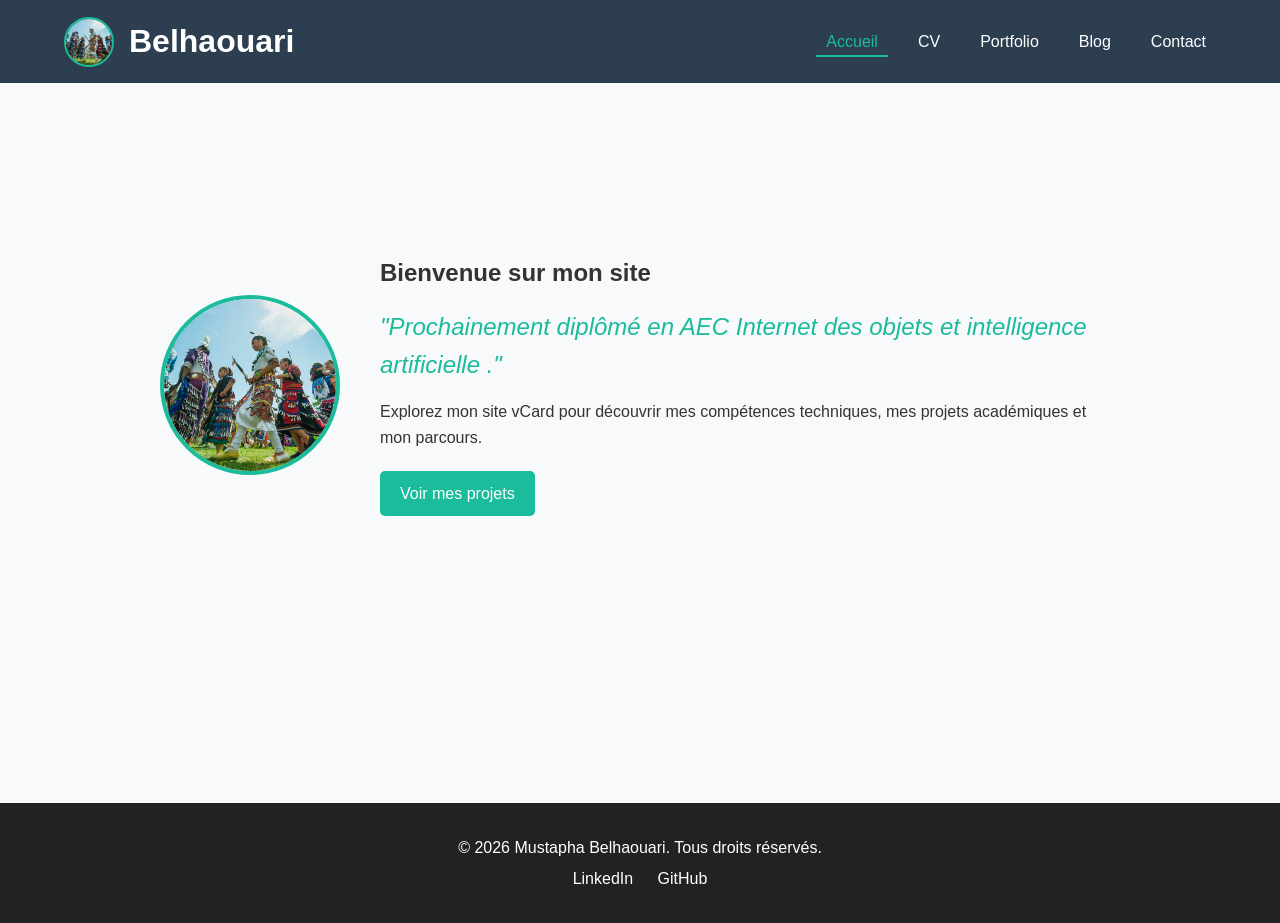
<file: docs/index.html>
<!DOCTYPE html>
<html lang="fr">
<head>
    <meta charset="UTF-8">
    <meta name="viewport" content="width=device-width, initial-scale=1.0">
    <meta name="description" content="Bienvenue sur le  vCard de Mustapha. Futur diplômé en AEC Internet des objets (IoT) et Intelligence Artificielle, découvrez mon profil et mes compétences.">

    <title>Mon Portfolio vCard | Accueil</title>
 
  <link rel="stylesheet" href="css/structure.css">
  <link rel="stylesheet" href="css/index.css">
    <link rel="icon" type="image/jpeg" href="image/autochtones_quebec.jpg">

    

 
</head>
<body>

    <header></header>

      <main>
        <section id="hero">
            <!-- La photo ajoutée à gauche -->
            <img src="image/autochtones_quebec.jpg" alt="Photo de profil" class="hero-avatar">
            
            <!-- Le bloc de texte à droite -->
            <div class="hero-content">
                <h2>Bienvenue sur mon site</h2>
                <p class="slogan">"Prochainement diplômé en AEC Internet des objets et intelligence artificielle ."</p>
                <p> Explorez mon site vCard pour découvrir mes compétences techniques, mes projets académiques et mon parcours.</p>
                <a href="portfolio.html" class="btn">Voir mes projets</a>
            </div>
        </section>
    </main>


    <footer></footer>



    <script src="structure.js"></script>
</body>
</html>
</file>
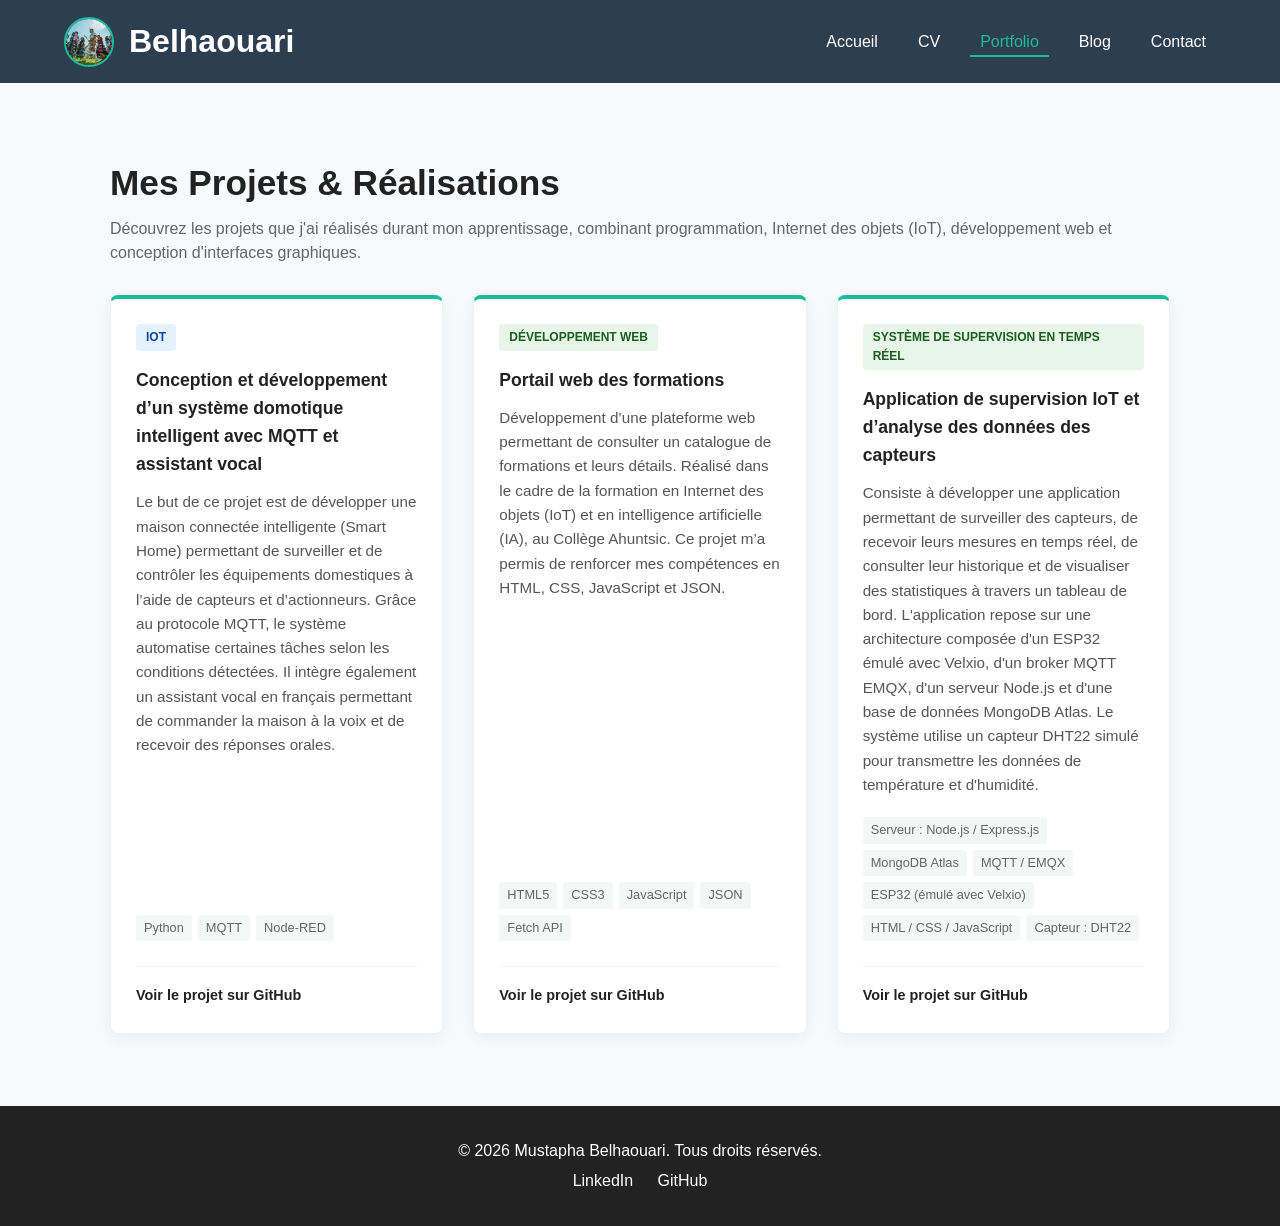
<file: docs/portfolio.html>
<!DOCTYPE html>
<html lang="fr">

    <head>
        <meta charset="UTF-8">
        <meta name="viewport" content="width=device-width, initial-scale=1.0">

        <title>Mustapha Belhaouari | Portfolio</title>

        <link rel="stylesheet" href="css/structure.css">
        <link rel="stylesheet" href="css/Portfolio.css">

        <link rel="icon" type="image/jpeg"
            href="image/autochtones_quebec.jpg">
    </head>

    <body>

        <!-- En-tête -->
        <header>
        </header>

        <main>

            <section class="portfolio-container">

                <h2 class="portfolio-main-title">
                    Mes Projets & Réalisations
                </h2>

                <p class="portfolio-subtitle">
                    Découvrez les projets que j'ai réalisés durant mon
                    apprentissage, combinant programmation, Internet des
                    objets (IoT), développement web
                    et conception d'interfaces graphiques.
                </p>

                <!-- Grille des projets -->
                <div class="portfolio-grid">

                    <!-- PROJET 4 : DOMOTIQUE INTELLIGENTE -->
                    <div class="portfolio-card" data-category="iot">

                        <div class="portfolio-card-body">

                            <div class="project-tags">
                                <span class="tag-iot">
                                    IoT
                                </span>
                            </div>

                            <h3>
                                Conception et développement d’un système
                                domotique intelligent avec MQTT et assistant
                                vocal
                            </h3>

                            <p class="project-description">
                                Le but de ce projet est de développer une maison
                                connectée intelligente (Smart Home) permettant
                                de surveiller et de contrôler les équipements
                                domestiques à l’aide de capteurs et
                                d’actionneurs. Grâce au protocole MQTT, le
                                système automatise certaines tâches selon les
                                conditions détectées. Il intègre également un
                                assistant vocal en français permettant de
                                commander la maison à la voix et de recevoir des
                                réponses orales.
                            </p>

                            <div class="project-tech-stack">
                                <span>Python</span>
                                <span>MQTT</span>
                                <span>Node-RED</span>
                            </div>

                            <div class="project-links">
                                <a
                                    href="https://github.com/mustapha-stack/Assistance-vocale.git"
                                    class="btn-project-link">
                                    Voir le projet sur GitHub
                                </a>
                            </div>

                        </div>
                    </div>

                    <!-- PROJET 5 : PLATEFORME DE FORMATION EN LIGNE -->
                    <div class="portfolio-card" data-category="web">

                        <div class="portfolio-card-body">

                            <div class="project-tags">
                                <span class="tag-network">
                                    DÉVELOPPEMENT WEB
                                </span>
                            </div>

                            <h3>
                                Portail web des formations
                            </h3>

                            <p class="project-description">
                                Développement d’une plateforme web permettant de
                                consulter un catalogue de formations et
                                leurs détails. Réalisé dans le cadre de la
                                formation en Internet des objets (IoT) et
                                en intelligence artificielle (IA), au Collège
                                Ahuntsic.
                                Ce projet m’a permis de renforcer mes
                                compétences en HTML, CSS, JavaScript et JSON.
                            </p>

                            <div class="project-tech-stack">
                                <span>HTML5</span>
                                <span>CSS3</span>
                                <span>JavaScript</span>
                                <span>JSON</span>
                                <span>Fetch API</span>
                            </div>

                            <div class="project-links">
                                <a
                                    href="https://github.com/mustapha-stack/formation-en-ligne.git"
                                    target="_blank"
                                    rel="noopener noreferrer"
                                    class="btn-project-link">
                                    Voir le projet sur GitHub
                                </a>
                            </div>

                        </div>
                    </div>

                    <div class="portfolio-card" data-category="web">

                        <div class="portfolio-card-body">

                            <div class="project-tags">
                                <span class="tag-network">
                                    Système de supervision en temps réel
                                </span>
                            </div>

                            <h3>
                                Application de supervision IoT et d’analyse des
                                données des capteurs
                            </h3>

                            <p class="project-description">
                                Consiste à développer une application permettant
                                de surveiller des capteurs, de recevoir leurs
                                mesures en temps réel, de consulter leur
                                historique et de visualiser des statistiques à
                                travers un tableau de bord.

                                L'application repose sur une architecture
                                composée d'un ESP32 émulé avec Velxio, d'un
                                broker MQTT EMQX, d'un serveur Node.js et d'une
                                base de données MongoDB Atlas.

                                Le système utilise un capteur DHT22 simulé pour
                                transmettre les données de température et
                                d'humidité.
                            </p>

                            <div class="project-tech-stack">
                                <span>Serveur : Node.js / Express.js</span>
                                <span>MongoDB Atlas</span>
                                <span>MQTT / EMQX</span>
                                <span>ESP32 (émulé avec Velxio)</span>
                                <span>HTML / CSS / JavaScript</span>
                                <span>Capteur : DHT22</span>
                            </div>

                            <div class="project-links">
                                <a
                                    href="https://github.com/mustapha-stack/systeme-supervision.git"
                                    target="_blank"
                                    rel="noopener noreferrer"
                                    class="btn-project-link">
                                    Voir le projet sur GitHub
                                </a>
                            </div>

                        </div>
                    </div>

                </div>

            </section>

        </main>

        <!-- Pied de page -->
        <footer>
        </footer>

        <!-- Structure du site -->
        <script src="structure.js"></script>

        <!-- Filtrage des projets -->
        <script>

        const filterButtons =
            document.querySelectorAll(".filter-btn");

        const projectCards =
            document.querySelectorAll(".portfolio-card");


        filterButtons.forEach(button => {

            button.addEventListener("click", () => {

                const selectedFilter = button.dataset.filter;


                // Gestion du bouton actif
                filterButtons.forEach(btn => {
                    btn.classList.remove("active-filter");
                });

                button.classList.add("active-filter");


                // Filtrage des projets
                projectCards.forEach(card => {

                    const projectCategory = card.dataset.category;

                    if (
                        selectedFilter === "all" ||
                        selectedFilter === projectCategory
                    ) {

                        card.style.display = "";

                    } else {

                        card.style.display = "none";

                    }

                });

            });

        });

    </script>

    </body>
</html>
</file>
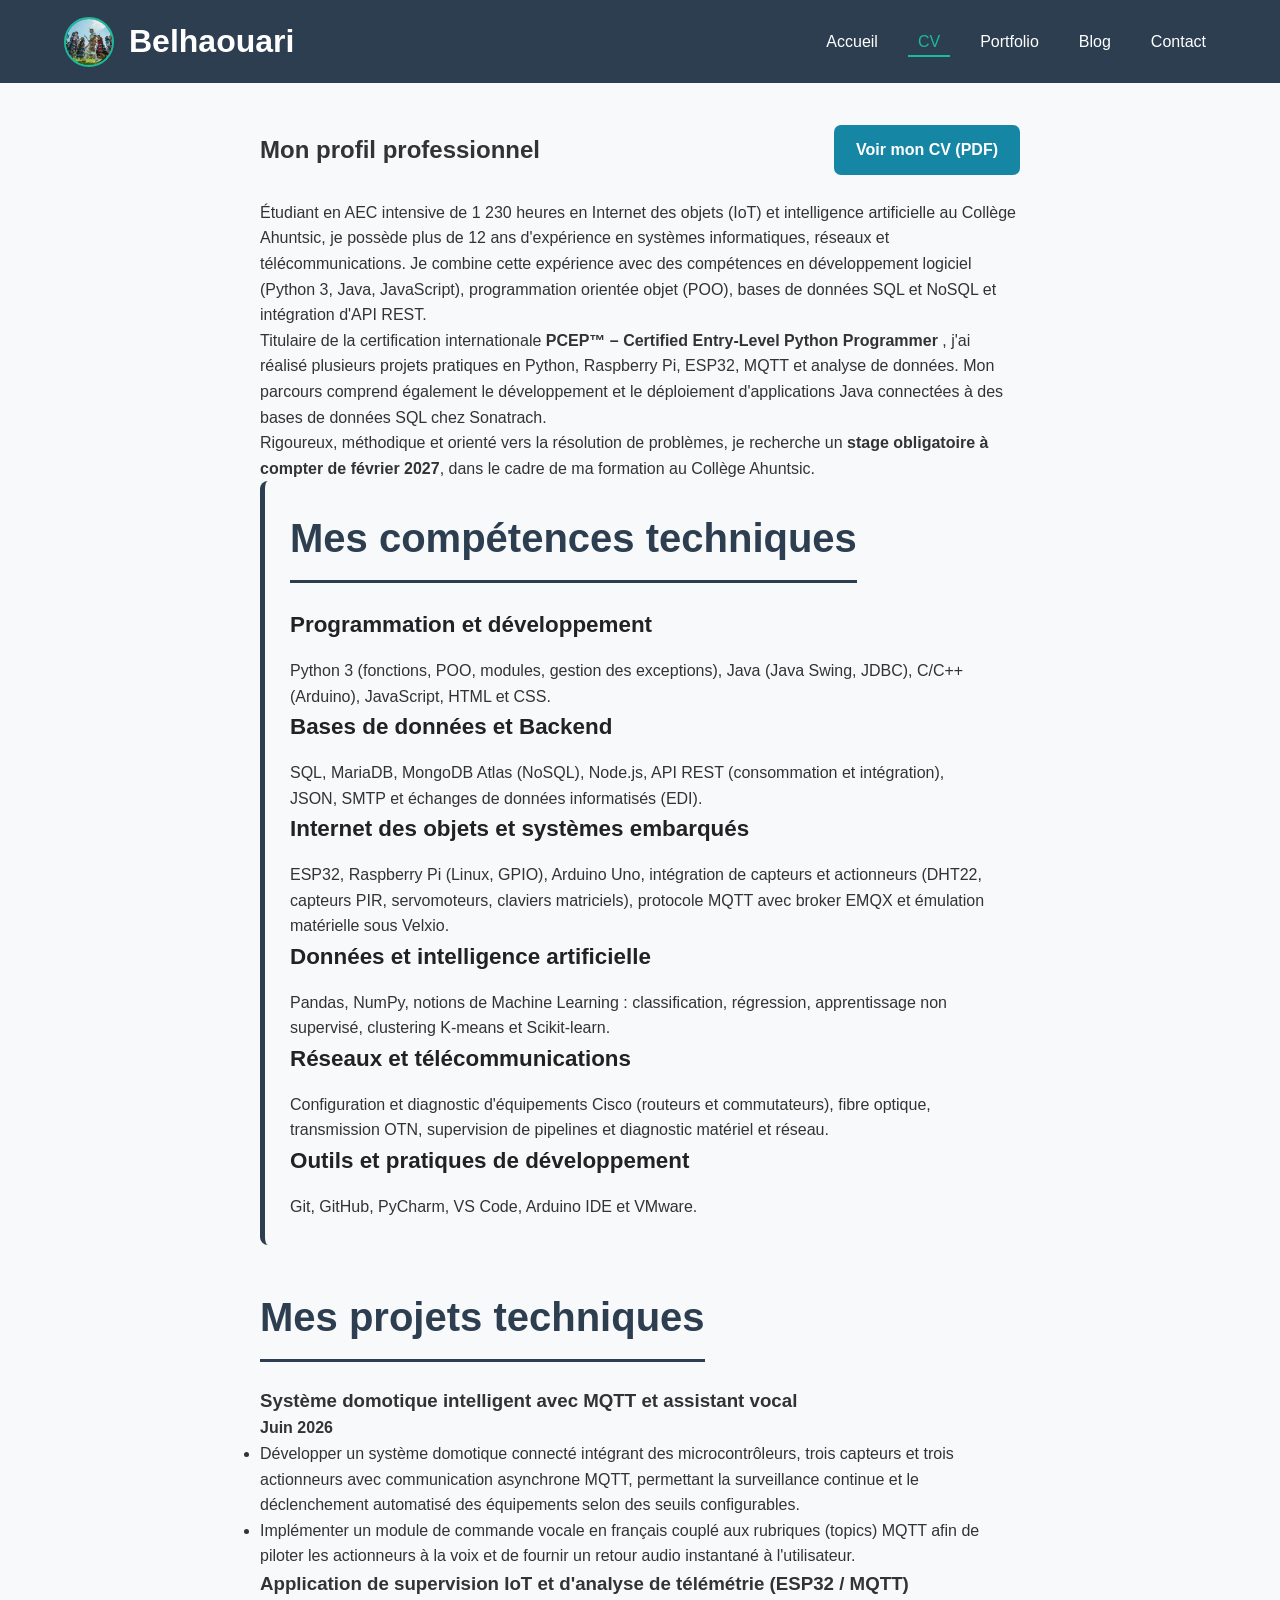
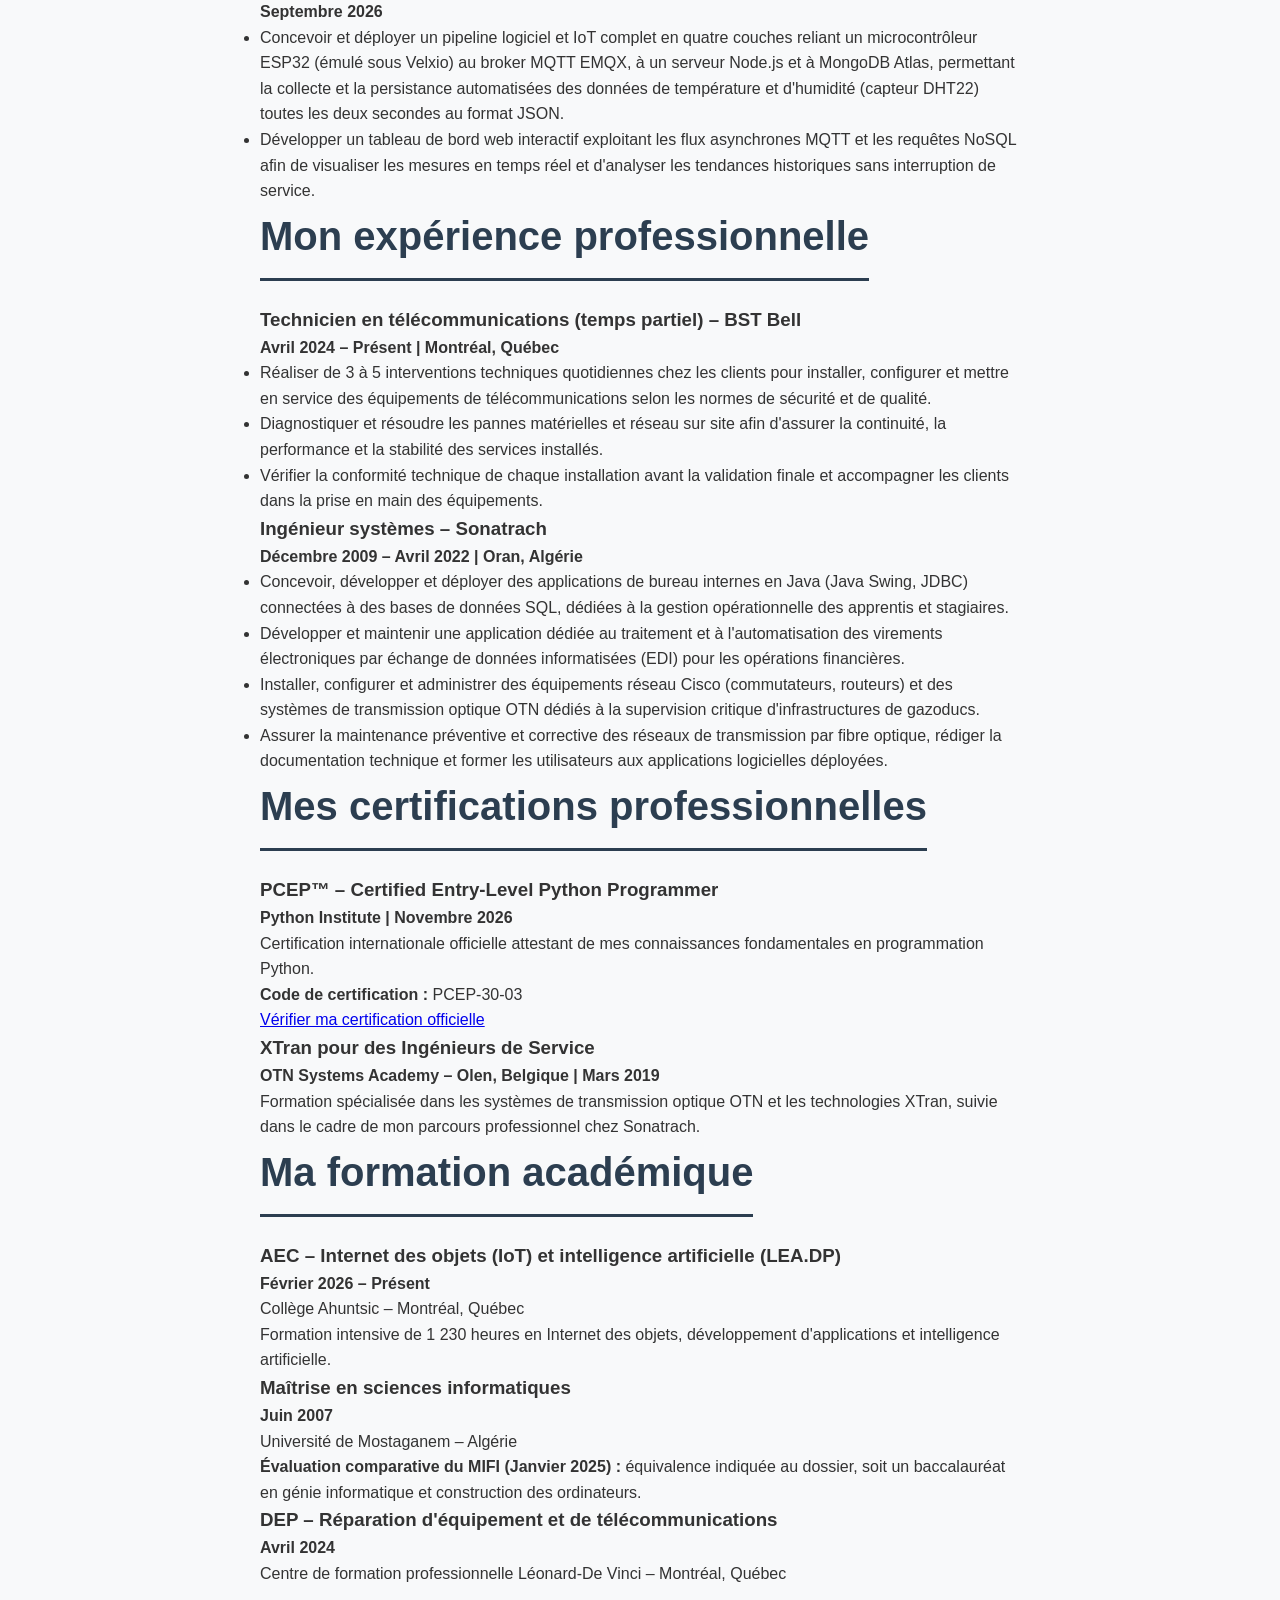
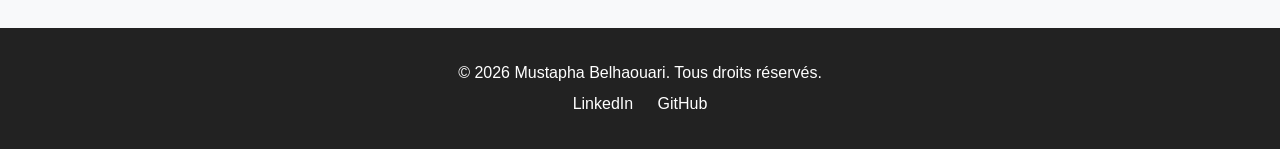
<file: docs/sur-moi.html>
<!DOCTYPE html>
<html lang="fr">

<head>
    <meta charset="UTF-8">
    <meta name="viewport" content="width=device-width, initial-scale=1.0">

    <meta name="description" content="Découvrez le profil professionnel de Mustapha Belhaouari, étudiant en IoT et intelligence artificielle, développeur Python et ingénieur systèmes avec plus de 12 ans d'expérience.">

    <title>Mon Portfolio | À propos de moi</title>

    <link rel="stylesheet" href="css/structure.css">
    <link rel="stylesheet" href="css/sur-moi.css">

    <link rel="icon" type="image/jpeg"
        href="image/autochtones_quebec.jpg">
</head>

<body>

    <header></header>

    <main>

        <section id="about-section">

            <div class="about-container">

                <!-- Profil professionnel -->
                <div class="about-intro">

                    <div class="about-header">

                        <h1>Mon profil professionnel</h1>

                        <a href="documents/CV.pdf"
                           class="btn btn-cv"
                           target="_blank"
                           rel="noopener noreferrer">
                            Voir mon CV (PDF)
                        </a>

                    </div>

                    <p>
                        Étudiant en AEC intensive de 1 230 heures en
                        Internet des objets (IoT) et intelligence
                        artificielle au Collège Ahuntsic, je possède
                        plus de 12 ans d'expérience en systèmes
                        informatiques, réseaux et télécommunications.
                        Je combine cette expérience avec des compétences
                        en développement logiciel (Python 3, Java,
                        JavaScript), programmation orientée objet (POO),
                        bases de données SQL et NoSQL et intégration
                        d'API REST.
                    </p>

                    <p>
                        Titulaire de la certification internationale
                        <strong>
                            PCEP™ – Certified Entry-Level Python Programmer
                        </strong>,
                        j'ai réalisé plusieurs projets pratiques en
                        Python, Raspberry Pi, ESP32, MQTT et analyse
                        de données. Mon parcours comprend également
                        le développement et le déploiement d'applications
                        Java connectées à des bases de données SQL
                        chez Sonatrach.
                    </p>

                    <p>
                        Rigoureux, méthodique et orienté vers la résolution
                        de problèmes, je recherche un
                        <strong>stage obligatoire à compter de février 2027</strong>,
                        dans le cadre de ma formation au Collège Ahuntsic.
                    </p>

                </div>


                <!-- Compétences techniques -->
                <div class="bio-interests">

                    <h2>Mes compétences techniques</h2>

                    <div class="interest-grid">

                        <article class="interest-card">

                            <h3>Programmation et développement</h3>

                            <p>
                                Python 3 (fonctions, POO, modules,
                                gestion des exceptions), Java
                                (Java Swing, JDBC), C/C++ (Arduino),
                                JavaScript, HTML et CSS.
                            </p>

                        </article>


                        <article class="interest-card">

                            <h3>Bases de données et Backend</h3>

                            <p>
                                SQL, MariaDB, MongoDB Atlas (NoSQL),
                                Node.js, API REST (consommation et
                                intégration), JSON, SMTP et échanges
                                de données informatisés (EDI).
                            </p>

                        </article>


                        <article class="interest-card">

                            <h3>Internet des objets et systèmes embarqués</h3>

                            <p>
                                ESP32, Raspberry Pi (Linux, GPIO),
                                Arduino Uno, intégration de capteurs
                                et actionneurs (DHT22, capteurs PIR,
                                servomoteurs, claviers matriciels),
                                protocole MQTT avec broker EMQX
                                et émulation matérielle sous Velxio.
                            </p>

                        </article>


                        <article class="interest-card">

                            <h3>Données et intelligence artificielle</h3>

                            <p>
                                Pandas, NumPy, notions de Machine Learning :
                                classification, régression, apprentissage
                                non supervisé, clustering K-means
                                et Scikit-learn.
                            </p>

                        </article>


                        <article class="interest-card">

                            <h3>Réseaux et télécommunications</h3>

                            <p>
                                Configuration et diagnostic
                                d'équipements Cisco (routeurs et
                                commutateurs), fibre optique,
                                transmission OTN, supervision
                                de pipelines et diagnostic
                                matériel et réseau.
                            </p>

                        </article>


                        <article class="interest-card">

                            <h3>Outils et pratiques de développement</h3>

                            <p>
                                Git, GitHub, PyCharm, VS Code,
                                Arduino IDE et VMware.
                            </p>

                        </article>

                    </div>

                </div>


                <!-- Projets techniques -->
                <div class="experience-section">

                    <h2>Mes projets techniques</h2>


                    <!-- Projet 1 -->
                    <div class="experience-item">

                        <h3>
                            Système domotique intelligent avec MQTT
                            et assistant vocal
                        </h3>

                        <p>
                            <strong>Juin 2026</strong>
                        </p>

                        <ul>

                            <li>
                                Développer un système domotique connecté
                                intégrant des microcontrôleurs, trois
                                capteurs et trois actionneurs avec
                                communication asynchrone MQTT, permettant
                                la surveillance continue et le
                                déclenchement automatisé des équipements
                                selon des seuils configurables.
                            </li>

                            <li>
                                Implémenter un module de commande vocale
                                en français couplé aux rubriques (topics)
                                MQTT afin de piloter les actionneurs
                                à la voix et de fournir un retour audio
                                instantané à l'utilisateur.
                            </li>

                        </ul>

                    </div>


                    <!-- Projet 2 -->
                    <div class="experience-item">

                        <h3>
                            Application de supervision IoT et d'analyse
                            de télémétrie (ESP32 / MQTT)
                        </h3>

                        <p>
                            <strong>Septembre 2026</strong>
                        </p>

                        <ul>

                            <li>
                                Concevoir et déployer un pipeline
                                logiciel et IoT complet en quatre
                                couches reliant un microcontrôleur
                                ESP32 (émulé sous Velxio) au broker
                                MQTT EMQX, à un serveur Node.js
                                et à MongoDB Atlas, permettant
                                la collecte et la persistance
                                automatisées des données de température
                                et d'humidité (capteur DHT22) toutes
                                les deux secondes au format JSON.
                            </li>

                            <li>
                                Développer un tableau de bord web
                                interactif exploitant les flux
                                asynchrones MQTT et les requêtes
                                NoSQL afin de visualiser les mesures
                                en temps réel et d'analyser les
                                tendances historiques sans
                                interruption de service.
                            </li>

                        </ul>

                    </div>

                </div>


                <!-- Expérience professionnelle -->
                <div class="experience-section">

                    <h2>Mon expérience professionnelle</h2>


                    <!-- BST Bell -->
                    <div class="experience-item">

                        <h3>
                            Technicien en télécommunications
                            (temps partiel) – BST Bell
                        </h3>

                        <p>
                            <strong>
                                Avril 2024 – Présent | Montréal, Québec
                            </strong>
                        </p>

                        <ul>

                            <li>
                                Réaliser de 3 à 5 interventions
                                techniques quotidiennes chez les clients
                                pour installer, configurer et mettre
                                en service des équipements de
                                télécommunications selon les normes
                                de sécurité et de qualité.
                            </li>

                            <li>
                                Diagnostiquer et résoudre les pannes
                                matérielles et réseau sur site afin
                                d'assurer la continuité, la performance
                                et la stabilité des services installés.
                            </li>

                            <li>
                                Vérifier la conformité technique
                                de chaque installation avant
                                la validation finale et accompagner
                                les clients dans la prise en main
                                des équipements.
                            </li>

                        </ul>

                    </div>


                    <!-- Sonatrach -->
                    <div class="experience-item">

                        <h3>Ingénieur systèmes – Sonatrach</h3>

                        <p>
                            <strong>
                                Décembre 2009 – Avril 2022 |
                                Oran, Algérie
                            </strong>
                        </p>

                        <ul>

                            <li>
                                Concevoir, développer et déployer
                                des applications de bureau internes
                                en Java (Java Swing, JDBC) connectées
                                à des bases de données SQL, dédiées
                                à la gestion opérationnelle
                                des apprentis et stagiaires.
                            </li>

                            <li>
                                Développer et maintenir une application
                                dédiée au traitement et à l'automatisation
                                des virements électroniques par échange
                                de données informatisées (EDI) pour
                                les opérations financières.
                            </li>

                            <li>
                                Installer, configurer et administrer
                                des équipements réseau Cisco
                                (commutateurs, routeurs) et des systèmes
                                de transmission optique OTN dédiés
                                à la supervision critique
                                d'infrastructures de gazoducs.
                            </li>

                            <li>
                                Assurer la maintenance préventive
                                et corrective des réseaux de transmission
                                par fibre optique, rédiger la documentation
                                technique et former les utilisateurs
                                aux applications logicielles déployées.
                            </li>

                        </ul>

                    </div>

                </div>


                <!-- Certifications -->
                <div class="experience-section">

                    <h2>Mes certifications professionnelles</h2>


                    <!-- Certification PCEP -->
                    <div class="experience-item">

                        <h3>
                            PCEP™ – Certified Entry-Level Python Programmer
                        </h3>

                        <p>
                            <strong>
                                Python Institute | Novembre 2026
                            </strong>
                        </p>

                        <p>
                            Certification internationale officielle
                            attestant de mes connaissances fondamentales
                            en programmation Python.
                        </p>

                        <p>
                            <strong>Code de certification :</strong>
                            PCEP-30-03
                        </p>

                        <p>
                            <a href="https://verify.openedg.org/?id=ARsS.1DJv.gD8X"
                               target="_blank"
                               rel="noopener noreferrer">
                                Vérifier ma certification officielle
                            </a>
                        </p>

                    </div>


                    <!-- Certification OTN -->
                    <div class="experience-item">

                        <h3>
                            XTran pour des Ingénieurs de Service
                        </h3>

                        <p>
                            <strong>
                                OTN Systems Academy – Olen, Belgique |
                                Mars 2019
                            </strong>
                        </p>

                        <p>
                            Formation spécialisée dans les systèmes
                            de transmission optique OTN et les
                            technologies XTran, suivie dans le cadre
                            de mon parcours professionnel chez Sonatrach.
                        </p>

                    </div>

                </div>


                <!-- Formation académique -->
                <div class="experience-section">

                    <h2>Ma formation académique</h2>


                    <!-- AEC -->
                    <div class="experience-item">

                        <h3>
                            AEC – Internet des objets (IoT)
                            et intelligence artificielle (LEA.DP)
                        </h3>

                        <p>
                            <strong>Février 2026 – Présent</strong>
                            <br>
                            Collège Ahuntsic – Montréal, Québec
                        </p>

                        <p>
                            Formation intensive de 1 230 heures
                            en Internet des objets, développement
                            d'applications et intelligence artificielle.
                        </p>

                    </div>


                    <!-- Maîtrise -->
                    <div class="experience-item">

                        <h3>Maîtrise en sciences informatiques</h3>

                        <p>
                            <strong>Juin 2007</strong>
                            <br>
                            Université de Mostaganem – Algérie
                        </p>

                        <p>
                            <strong>
                                Évaluation comparative du MIFI
                                (Janvier 2025) :
                            </strong>
                            équivalence indiquée au dossier,
                            soit un baccalauréat en génie informatique
                            et construction des ordinateurs.
                        </p>

                    </div>


                    <!-- DEP -->
                    <div class="experience-item">

                        <h3>
                            DEP – Réparation d'équipement
                            et de télécommunications
                        </h3>

                        <p>
                            <strong>Avril 2024</strong>
                            <br>
                            Centre de formation professionnelle
                            Léonard-De Vinci – Montréal, Québec
                        </p>

                    </div>

                </div>

            </div>

        </section>

    </main>

    <footer></footer>

    <script src="structure.js"></script>

</body>
</html>
</file>
<file: docs/css/structure.css>
/*(Le sélecteur universel)*/
* {
    margin: 0;
    padding: 0;
    box-sizing: border-box;
}


/* ==========================================================================
   1. VARIABLES
   ========================================================================== */
:root {
    --primary-color: #2c3e50;    /* Bleu sombre professionnel */
    --secondary-color: #1abc9c;  /* Turquoise pour les accents/liens */
    --light-bg: #f8f9fa;         /* Fond clair pour le corps */
    --dark-text: #333333;        /* Texte principal */
    --white: #ffffff;
    --transition: all 0.3s ease;
}


body {
    font-family: 'Segoe UI', Tahoma, Geneva, Verdana, sans-serif;
    line-height: 1.6;
    background-color: var(--light-bg);
    color: var(--dark-text);
}



/* ==========================================================================
   2. HEADER & NAVIGATION
   ========================================================================== */

header {
    background-color: var(--primary-color);
    color: var(--white);
    display: flex;
    justify-content: space-between;
    align-items: center;
    padding: 1rem 5%;
    position: sticky;
    
}

.logo-container {
    display: flex;
    align-items: center;
    gap: 15px;
}


.avatar {
    width: 50px;
    height: 50px;
    border-radius: 50%;
    object-fit: cover;  /*remplir les dimention */
    border: 2px solid var(--secondary-color);
}

nav ul {
    display: flex;
    list-style: none;/*supprimer les puces noires (les petits points ou les numéros)
     que le navigateur ajoute automatiquement devant les éléments d'une liste (<ul> ou <ol>).*/
    gap: 20px;
}



nav a {
    color: var(--white);
    text-decoration: none;
    /* text-decoration supprimer les décorations de texte automatiques, et plus particulièrement 
    le soulignement bleu que les navigateurs ajoutent par défaut sur les liens hypertextes (<a>).*/
    font-weight: 500;
    padding: 5px 10px;
    transition: var(--transition);
}



nav a:hover, nav a.active {
    color: var(--secondary-color);
    border-bottom: 2px solid var(--secondary-color);
}



/* ==========================================================================
   3. CONTENU  Main
   ========================================================================== */
main {
    min-height: 80vh; /*la hauteur de l'écran*/
    padding: 2rem 5%; 
    /*La première valeur (2rem) s'applique en Haut et en Bas.La  texte de base 16 pixel
    deuxième valeur (5%) s'applique à Gauche et à Droite.*/
}

 
section {
    padding: 10px 20px;
    max-width: 800px;
    margin: 0 auto;/*Le centrage sur la page*/
  
}


/* ==========================================================================
   4. FOOTER
   ========================================================================== */
footer {
    background-color: #222;
    color: var(--white);
    text-align: center;
    padding: 2rem;
    margin-top: auto;/* Le footer est poussé tout au fond de l'écran !*/
}

.social-links {
    margin-top: 5px;
}

.social-links a {
    color: var(--white);
    margin: 0 10px;
    text-decoration: none;
    transition: var(--transition);
}

.social-links a:hover {
    color: var(--secondary-color);
}
</file>
<file: docs/css/index.css>
/* ==========================================================================
    feuille style index.html
   ========================================================================== */

#hero {
    display: flex;
    justify-content: center;
    align-items: center;
    gap: 40px; /* Espace de 40px entre la photo et le texte */
    height: 60vh;
    max-width: 1000px;
    margin: 0 auto;
    
}

/* Style de la photo de profil dans le Hero */
.hero-avatar {
    width: 180px; /* Taille de la photo (ajustable) */
    height: 180px;
    border-radius: 50%; /* Rend la photo parfaitement ronde */
    object-fit: cover; /* Empêche la déformation de l'image */
    border: 4px solid var(--secondary-color); /* Bordure turquoise assortie */
    flex-shrink: 0; /* Empêche la photo de rétrécir */
}

 


/* Ajustement du bloc de texte */
.hero-content {
    text-align: left; /* Aligne le texte à gauche, face à la photo */
}





.slogan {
    font-size: 1.5rem;/*16px x 1.5 = 24px.*/
    font-style: italic;
    color: var(--secondary-color);
    margin: 15px 0;
    /*Le premier chiffre (15px) s'applique en Haut et en Bas.
    Le deuxième chiffre (0) s'applique à Gauche et à Droite.*/
}

.btn {
    display: inline-block;
    background-color: var(--secondary-color);
    color: var(--white);
    padding: 10px 20px;
    text-decoration: none;
    border-radius: 5px;
    margin-top: 20px;
    transition: var(--transition);
}

.btn:hover {
    background-color: #16a085;
    transform: translateY(-2px);/*-interaction*/
}
</file>
<file: docs/css/Portfolio.css>
/* --- Styles de la page Portfolio --- */
.portfolio-container {
    max-width: 1100px;
    margin: 40px auto;
    padding: 0 20px;
}
.portfolio-main-title {
    font-size: 2.2rem;
    color: #222;
    margin-bottom: 5px;
}
.portfolio-subtitle {
    color: #666;
    margin-bottom: 30px;
    line-height: 1.5;
}

/* Boutons de filtres */
.portfolio-filters {
    display: flex;
    gap: 10px;
    margin-bottom: 40px;
    flex-wrap: wrap;
}
.filter-btn {
    background: #fff;
    border: 1px solid #ddd;
    padding: 8px 18px;
    font-size: 0.85rem;
    font-weight: 600;
    cursor: pointer;
    border-radius: 20px;
    transition: all 0.2s ease;
}
.filter-btn:hover, .filter-btn.active-filter {
    background: var(--secondary-color); /* Reprend votre couleur verte */
    color: #fff;
    border-color: var(--secondary-color);
}

/* Grille de projets */
.portfolio-grid {
    display: grid;
    grid-template-columns: repeat(auto-fit, minmax(320px, 1fr));
    gap: 30px;
}
.portfolio-card {
    background: #fff;
    border-radius: 8px;
    box-shadow: 0 4px 20px rgba(0,0,0,0.04);
    overflow: hidden;
    border: 1px solid #eef2f5;
    transition: transform 0.3s ease;
    display: flex;
    flex-direction: column;
    border-top: 4px solid var(--secondary-color); /* Rappel de votre couleur verte */
    box-shadow: 0 4px 15px rgba(0,0,0,0.05);
}
.portfolio-card:hover {
    transform: translateY(-5px);
}
.portfolio-card-body {
    padding: 25px;
    display: flex;
    flex-direction: column;
    height: 100%;
}

/* Badges de catégories */
.project-tags {
    display: flex;
    gap: 8px;
    margin-bottom: 15px;
}
.project-tags span {
    font-size: 0.75rem;
    font-weight: 700;
    padding: 4px 10px;
    border-radius: 4px;
    text-transform: uppercase;
}
.tag-iot { background: #e3f2fd; color: #0d47a1; }
.tag-ia { background: #f3e5f5; color: #4a148c; }
.tag-network { background: #e8f5e9; color: #1b5e20; }

.portfolio-card h3 {
    font-size: 1.1rem;
    margin: 0 0 12px 0;
    color: #222;
}
.project-description {
    font-size: 0.95rem;
    color: #555;
    line-height: 1.6;
    margin-bottom: 20px;
}

/* Mots-clés des technologies */
.project-tech-stack {
    display: flex;
    flex-wrap: wrap;
    gap: 6px;
    margin-bottom: 25px;
    margin-top: auto; /* Aligne le bloc vers le bas */
}
.project-tech-stack span {
    background: #f4f7f6;
    color: #666;
    font-size: 0.8rem;
    padding: 3px 8px;
    border-radius: 3px;
    font-weight: 500;
}

/* Boutons vers le code ou rapport */
.project-links {
    border-top: 1px solid #f0f4f7;
    padding-top: 15px;
}
.btn-project-link {
    text-decoration: none;
    color: #222;
    font-size: 0.9rem;
    font-weight: 700;
    display: inline-flex;
    align-items: center;
    gap: 6px;
}
.btn-project-link:hover {
    color: var(--secondary-color);
}
</file>
<file: docs/css/sur-moi.css>
/* --- SECTION À PROPOS --- */

/* On centre le contenu au milieu du <main> */
.about-container {
    max-width: 800px;
    margin: 0 auto; /*centre au mileiu de la page*/
}

/* Style du titre principal H2 */
.about-container h2 {
    font-size: 2.5rem;
    color: var(--primary-color, #0055ff);
    margin-bottom: 1.5rem;
    border-bottom: 3px solid var(--primary-color, #0055ff);
    padding-bottom: 10px;
    display: inline-block;/*pour accepter les modification*/
}

/* Biographie principale */
.bio-text p {
    font-size: 1.15rem;
    line-height: 1.7; /* Interligne aérée */
    color: #444444;
    margin-bottom: 2rem;
}

/* Zone des domaines d'intérêt */
.bio-interests {
    background-color: #f8f9fa; /* Fond gris très clair pour faire ressortir la zone */
    padding: 25px;
    border-radius: 8px;
    border-left: 5px solid var(--primary-color, #0055ff); /* Petite barre colorée à gauche */
    margin-bottom: 2.5rem;
}

.bio-interests h3 {
    font-size: 1.4rem;
    margin-bottom: 15px;
    color: #222222;
}

/* Style de la liste des compétences IoT / IA */
.bio-interests ul {
    list-style: none; /* Enlève les puces noires d'origine */
    padding: 0;
    margin: 0;
}

.bio-interests li {
    font-size: 1.05rem;
    line-height: 1.6;
    color: #555555;
    margin-bottom: 15px;
    position: relative;
    padding-left: 25px; /* Espace pour mettre notre propre puce */
}

/* Astuce : On crée une jolie puce personnalisée en CSS */
.bio-interests li::before {
    content: "▹"; /* Petite flèche moderne */
    position: absolute;
    left: 0;
    color: var(--primary-color, #0055ff);
    font-weight: bold;
}

.bio-interests li:last-child {
    margin-bottom: 0; /* Enlève la marge sur le dernier élément */
}

/* --- BOUTONS D'ACTION --- */
.about-buttons {
    display: flex;
    gap: 20px; /* Espace entre les deux boutons */
}

/* Style universel des boutons */
.btn {
    display: inline-block;
    text-decoration: none; /* Enlève le soulignement des liens */
    padding: 12px 25px;
    font-size: 1rem;
    font-weight: bold;
    border-radius: 5px;
    transition: all 0.3s ease; /* Animation fluide au survol */
}

/* Premier bouton : Découvrir mes projets (Plein) */
.about-buttons .btn:first-child {
    background-color: var(--primary-color, #0055ff);
    color: white;
    border: 2px solid var(--primary-color, #0055ff);
}

.about-buttons .btn:first-child:hover {
    background-color: #0044cc; /* Devient un peu plus foncé au survol */
    border-color: #0044cc;
    transform: translateY(-2px); /* Petit effet de sursaut vers le haut */
}

/* Deuxième bouton : Me contacter (Transparent / Bordure) */
.about-buttons .btn:last-child {
    background-color: transparent;
    color: var(--primary-color, #0055ff);
    border: 2px solid var(--primary-color, #0055ff);
}

.about-buttons .btn:last-child:hover {
    background-color: var(--primary-color, #0055ff);
    color: white;
    transform: translateY(-2px);
}



/* Alignement du titre et du bouton CV */

.about-header {
    display: flex;
    justify-content: space-between;
    align-items: center;
    gap: 20px;
    margin-bottom: 25px;
}

.about-header h1 {
    margin: 0;
}

/* Bouton CV */

.btn-cv {
    display: inline-block;
    padding: 12px 22px;
    background-color: #1686a5;
    color: white;
    text-decoration: none;
    border-radius: 7px;
    font-weight: bold;
    white-space: nowrap;
    transition: background-color 0.3s;
}

.btn-cv:hover {
    background-color: #105e78;
}

/* Adaptation mobile */

@media (max-width: 650px) {

    .about-header {
        flex-direction: column;
        align-items: flex-start;
    }

}
</file>
